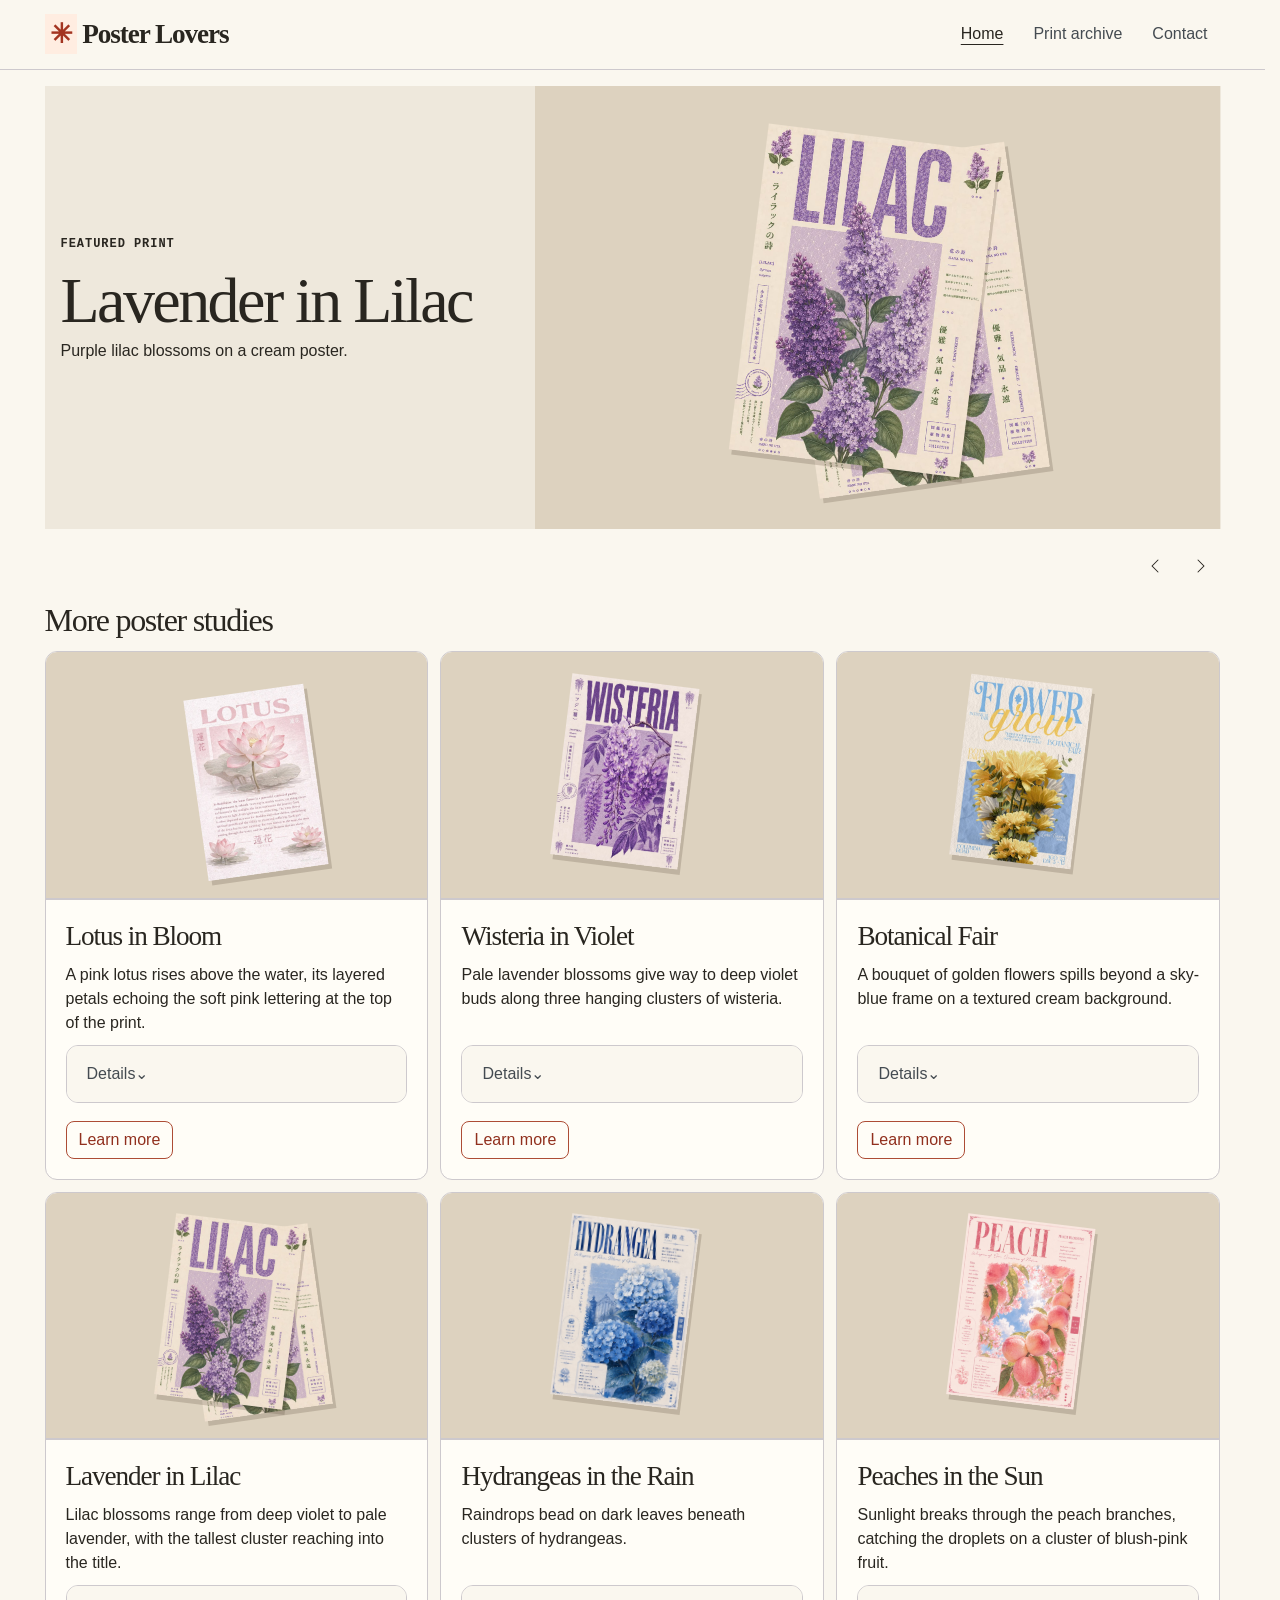
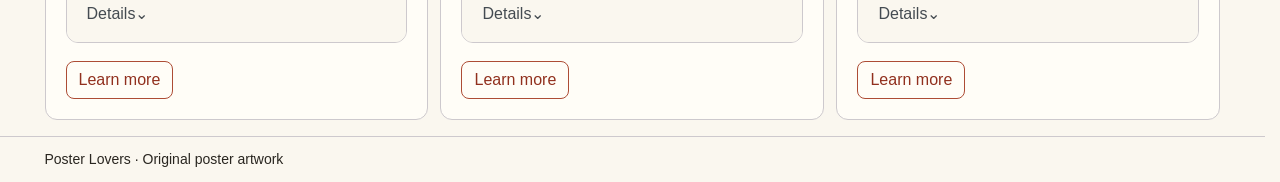
<file: index.html>
<!doctype html>
<html lang="en">
<head>
  <meta charset="utf-8">
  <meta name="viewport" content="width=device-width, initial-scale=1">
  <title>Poster Lovers</title>
  <link rel="icon" href="data:,">
  <link rel="stylesheet" href="css/bootstrap.min.css">
  <link rel="stylesheet" href="css/style.css">
  <script type="module" src="js/bootstrap.bundle.min.js"></script>
</head>
<body>
  <a class="visually-hidden-focusable" href="#main">Skip to content</a>
  <nav class="navbar md:navbar-expand py-3 border-bottom" aria-label="Main navigation">
    <div class="container">
      <a class="navbar-brand" href="index.html"><span class="mark" aria-hidden="true">✳</span> Poster Lovers</a>
      <button class="navbar-toggler btn-icon" type="button" data-bs-toggle="drawer" data-bs-target="#menu" aria-controls="menu" aria-label="Open menu"><span class="navbar-toggler-icon" aria-hidden="true"></span></button>
      <dialog class="drawer drawer-end drawer-instant" id="menu" aria-labelledby="menu-label">
        <div class="drawer-header">
          <p class="drawer-title" id="menu-label">Poster Lovers menu</p>
          <button class="btn-close" type="button" data-bs-dismiss="drawer" aria-label="Close menu"></button>
        </div>
        <div class="drawer-body">
          <ul class="nav navbar-nav ms-auto">
              <li class="nav-item"><a class="nav-link active" aria-current="page" href="index.html">Home</a></li>
              <li class="nav-item"><a class="nav-link" href="#archive">Print archive</a></li>
              <li class="nav-item"><a class="nav-link" href="contact.html">Contact</a></li>
          </ul>
        </div>
      </dialog>
    </div>
  </nav>
  <main id="main" class="container py-5">
    <h1 class="visually-hidden"> Poster Lovers</h1>
    <section id="featured" class="carousel slide" aria-label="Featured print studies" data-bs-ends="wrap">
      <div class="carousel-inner">
        <div class="carousel-item active">
          <div class="row g-0 align-items-center feature">
            <div class="col-12 md:col-5 p-4 lg:p-5">
              <p class="kicker">Featured print</p>
              <h2 class="feature-title">Lavender in Lilac</h2>
              <p>Purple lilac blossoms on a cream poster.</p>
            </div>
            <div class="col-12 md:col-7">
              <div class="poster-stage position-relative overflow-hidden">
                <img class="poster-sheet poster-back position-absolute"
                    src="images/LilacPoster.jpg"
                    alt="">
                <img class="poster-sheet poster-front position-absolute"
                    src="images/LilacPoster.jpg"
                    alt="Purple lilac blossoms beneath large LILAC lettering on a cream poster.">
              </div>
            </div>
          </div>
        </div>
      </div>
      <div class="d-flex gap-2 mt-2 justify-content-end">
        <button type="button" class="btn-outline" data-bs-target="#featured" data-bs-slide="prev" aria-label="Previous featured print"><span class="carousel-icon-prev" aria-hidden="true"></span></button>
        <button type="button" class="btn-outline" data-bs-target="#featured" data-bs-slide="next" aria-label="Next featured print"><span class="carousel-icon-next" aria-hidden="true"></span></button>
      </div>
    </section>
    <section id="archive" class="mt-5" aria-labelledby="archive-title">
      <h2 class="mb-4" id="archive-title">More poster studies</h2>
      <div class="row g-4">
        <div class="col-12 md:col-6 lg:col-4">
          <article class="card h-100 overflow-hidden">
            <div class="card-img-top poster-stage position-relative overflow-hidden border-bottom">
              <img
                class="poster-sheet poster-back position-absolute" src="images/Lotus Poster.jpg" alt="Botanical poster with a pale pink lotus rising above green leaves beneath the word LOTUS.">
            </div>

            <div class="card-body d-flex flex-column">
              <h3>Lotus in Bloom</h3>
              <p>A pink lotus rises above the water, its layered petals echoing the soft pink lettering at the top of the print.</p>
              <div class="accordion mt-auto">
                <details class="accordion-item">
                  <summary class="accordion-header">
                    Details <span aria-hidden="true">⌄</span>
                  </summary>
                  <div class="accordion-body">
                    Two smaller blooms frame the Chinese title 蓮花 at the bottom.
                    Together they mirror the large flower above and draw the eye back
                    to the centre of the poster.
                  </div>
                </details>
              </div>

              <button
                type="button"
                class="btn-outline theme-primary align-self-start mt-3"
                data-bs-toggle="dialog"
                data-bs-target="#lotus-dialog"
                aria-label="Learn more about Lotus in Bloom"
              >
                Learn more
              </button>

              <dialog class="dialog" id="lotus-dialog" aria-labelledby="lotus-dialog-title">
                <div class="dialog-header">
                  <h4 class="dialog-title" id="lotus-dialog-title">About Lotus in Bloom</h4>
                </div>
                <div class="dialog-body">
                  <p class="mb-0">
                    The text connects the lotus with purity and awakening in
                    Buddhism. The illustration gives that idea a visible form: a long
                    stem lifts the open flower into the light above the pond.
                  </p>
                </div>
                <div class="dialog-footer">
                  <button type="button" class="btn-solid theme-primary" data-bs-dismiss="dialog">
                    Close
                  </button>
                </div>
              </dialog>
            </div>
          </article>
        </div>
        <div class="col-12 md:col-6 lg:col-4">
          <article class="card h-100 overflow-hidden">
            <div class="card-img-top poster-stage position-relative overflow-hidden border-bottom">
              <img
                class="poster-sheet poster-front position-absolute"
                src="images/Violet Poster.jpg"
                alt="Cascading purple wisteria blossoms beneath the word WISTERIA on a cream botanical poster."
              >
            </div>

            <div class="card-body d-flex flex-column">
              <h3>Wisteria in Violet</h3>
              <p>Pale lavender blossoms give way to deep violet buds along three hanging clusters of wisteria.</p>

              <div class="accordion mt-auto">
                <details class="accordion-item">
                  <summary class="accordion-header">
                    Details <span aria-hidden="true">⌄</span>
                  </summary>
                  <div class="accordion-body">
                    The tallest flower cluster overlaps the WISTERIA lettering, while a
                    pointed leaf extends past the lower edge of the lavender panel.
                  </div>
                </details>
              </div>

              <button
                class="btn-outline theme-primary align-self-start mt-3"
                type="button"
                data-bs-toggle="dialog"
                data-bs-target="#wisteria-dialog"
                aria-label="Learn more about Wisteria in Violet"
              >
                Learn more
              </button>

              <dialog class="dialog dialog-instant" id="wisteria-dialog"
                      aria-labelledby="wisteria-dialog-title">
                <div class="dialog-header">
                  <h4 class="dialog-title" id="wisteria-dialog-title">About Wisteria in Violet</h4>
                </div>
                <div class="dialog-body">
                  <p class="mb-0"> Small wisteria motifs repeat in all four corners, framing the central illustration.</p>
                </div>
                <div class="dialog-footer">
                  <button class="btn-solid theme-primary" type="button" data-bs-dismiss="dialog">
                    Close
                  </button>
                </div>
              </dialog>
            </div>
          </article>
        </div>
        <div class="col-12 md:col-6 lg:col-4">
          <article class="card h-100 overflow-hidden">
            <div class="card-img-top poster-stage position-relative overflow-hidden border-bottom">
              <img
                class="poster-sheet poster-front position-absolute"
                src="images/Yellow Poster.jpg"
                alt="Botanical fair poster with a yellow bouquet beneath blue FLOWER lettering and the word grow in gold script."
              >
            </div>

            <div class="card-body d-flex flex-column">
              <h3>Botanical Fair</h3>
              <p>A bouquet of golden flowers spills beyond a sky-blue frame on a textured cream background.</p>

              <div class="accordion mt-auto">
                <details class="accordion-item">
                  <summary class="accordion-header">
                    Details <span aria-hidden="true">⌄</span>
                  </summary>
                  <div class="accordion-body"> A tiny blue flower sits inside the O of FLOWER. Beneath it, the looping yellow letters of “grow” pick up the colour of the petals. </div>
                </details>
              </div>

              <button
                class="btn-outline theme-primary align-self-start mt-3"
                type="button"
                data-bs-toggle="dialog"
                data-bs-target="#botanical-fair-dialog"
                aria-label="Learn more about Botanical Fair"
              >
                Learn more
              </button>

              <dialog
                class="dialog dialog-instant"
                id="botanical-fair-dialog"
                aria-labelledby="botanical-fair-title"
              >
                <div class="dialog-header">
                  <h4 class="dialog-title" id="botanical-fair-title">About Botanical Fair</h4>
                </div>
                <div class="dialog-body">
                  <p class="mb-0">
                    The bouquet stretches from the headline to the bottom edge of the
                    print. Around it, the repeated “Botanical Fair” lettering and the
                    Columbia Road location identify the event. The artwork carries
                    the signature “Lara Cunha Designs” in the lower right.
                  </p>
                </div>
                <div class="dialog-footer">
                  <button class="btn-solid theme-primary" type="button" data-bs-dismiss="dialog">
                    Close
                  </button>
                </div>
              </dialog>
            </div>
          </article>
        </div>
       <div class="col-12 md:col-6 lg:col-4">
          <article class="card h-100 overflow-hidden">
            <div class="card-img-top poster-stage position-relative overflow-hidden border-bottom">
              <img
                class="poster-sheet poster-back position-absolute"
                src="images/LilacPoster.jpg"
                alt=""
              >
              <img
                class="poster-sheet poster-front position-absolute"
                src="images/LilacPoster.jpg"
                alt="Four clusters of purple lilac blossoms and green leaves beneath large LILAC lettering on a cream poster."
              >
            </div>

            <div class="card-body d-flex flex-column">
              <h3>Lavender in Lilac</h3>
              <p>Lilac blossoms range from deep violet to pale lavender, with the tallest cluster reaching into the title.</p>

              <div class="accordion mt-auto">
                <details class="accordion-item">
                  <summary class="accordion-header">
                    Details <span aria-hidden="true">⌄</span>
                  </summary>
                  <div class="accordion-body">
                    Look closely at the word LILAC. Tiny floral outlines fill each
                    letter, echoing the individual blossoms in the illustration below.
                  </div>
                </details>
              </div>

              <button
                class="btn-outline theme-primary align-self-start mt-3"
                type="button"
                data-bs-toggle="dialog"
                data-bs-target="#lilac-dialog"
                aria-label="Learn more about Lavender in Lilac"
              >
                Learn more
              </button>

              <dialog
                class="dialog dialog-instant"
                id="lilac-dialog"
                aria-labelledby="lilac-dialog-title"
              >
                <div class="dialog-header">
                  <h4 class="dialog-title" id="lilac-dialog-title">About Lavender in Lilac</h4>
                </div>
                <div class="dialog-body">
                  <p class="mb-0">
                    The left margin identifies the flower as <i>Syringa vulgaris</i>.
                    Across from it, Japanese lettering sits above a short poem.
                    Together, these details give the print the feel of a page from
                    an illustrated botanical collection.
                  </p>
                </div>
                <div class="dialog-footer">
                  <button class="btn-solid theme-primary" type="button" data-bs-dismiss="dialog">
                    Close
                  </button>
                </div>
              </dialog>
            </div>
          </article>
        </div>
        <div class="col-12 md:col-6 lg:col-4">
          <article class="card h-100 overflow-hidden">
            <div class="card-img-top poster-stage position-relative overflow-hidden border-bottom">
              <img
                class="poster-sheet poster-front position-absolute"
                src="images/Blue Poster.jpg"
                alt="Pale blue and deep blue hydrangeas in front of a garden gate beneath the navy title HYDRANGEA."
              >
            </div>

            <div class="card-body d-flex flex-column">
              <h3>Hydrangeas in the Rain</h3>
              <p>Raindrops bead on dark leaves beneath clusters of hydrangeas.</p>

              <div class="accordion mt-auto">
                <details class="accordion-item">
                  <summary class="accordion-header">
                    Details <span aria-hidden="true">⌄</span>
                  </summary>
                  <div class="accordion-body">
                    Look between the two flower heads on the left to find the iron
                    garden gate. Its fine blue bars fade into the background, making
                    the pale petals in front stand out.
                  </div>
                </details>
              </div>

              <button
                class="btn-outline theme-primary align-self-start mt-3"
                type="button"
                data-bs-toggle="dialog"
                data-bs-target="#hydrangea-dialog"
                aria-label="Learn more about Hydrangeas in the Rain"
              >Learn more</button>

              <dialog
                class="dialog dialog-instant"
                id="hydrangea-dialog"
                aria-labelledby="hydrangea-dialog-title"
              >
                <div class="dialog-header">
                  <h4 class="dialog-title" id="hydrangea-dialog-title">About Hydrangeas in the Rain</h4>
                </div>
                <div class="dialog-body">
                  <p class="mb-0">
                    The poster names the flower in three places. HYDRANGEA stretches
                    across the top and a small botanical label identifies it as <i>Hydrangea macrophylla</i>.
                    A handwritten line about rain beneath the title sets the mood for the garden scene.
                  </p>
                </div>
                <div class="dialog-footer">
                  <button class="btn-solid theme-primary" type="button" data-bs-dismiss="dialog">
                    Close
                  </button>
                </div>
              </dialog>
            </div>
          </article>
        </div>
        <div class="col-12 md:col-6 lg:col-4">
          <article class="card h-100 overflow-hidden">
            <div class="card-img-top poster-stage position-relative overflow-hidden border-bottom">
              <img
                class="poster-sheet poster-front position-absolute"
                src="images/peach poster.jpg"
                alt="Pink peaches and flowering branches frame a patch of blue sky beneath the large pink title PEACH."
              >
            </div>

            <div class="card-body d-flex flex-column">
              <h3>Peaches in the Sun</h3>
              <p>Sunlight breaks through the peach branches, catching the droplets on a cluster of blush-pink fruit.</p>

              <div class="accordion mt-auto">
                <details class="accordion-item">
                  <summary class="accordion-header">
                    Details <span aria-hidden="true">⌄</span>
                  </summary>
                  <div class="accordion-body">
                    Follow the diagonal line of peaches from the lower centre toward the upper right. 
                    The opening in the branches gives a glimpse of blue sky between the pink blossoms.
                  </div>
                </details>
              </div>

              <button
                class="btn-outline theme-primary align-self-start mt-3"
                type="button"
                data-bs-toggle="dialog"
                data-bs-target="#peach-dialog"
                aria-label="Learn more about Peaches in the Sun"
              >
                Learn more
              </button>

              <dialog
                class="dialog dialog-instant"
                id="peach-dialog"
                aria-labelledby="peach-dialog-title"
              >
                <div class="dialog-header">
                  <h4 class="dialog-title" id="peach-dialog-title">About Peaches in the Sun</h4>
                </div>
                <div class="dialog-body">
                  <p class="mb-0">
                    In the lower left, a botanical label identifies the peach as
                    <i>Prunus persica</i>, pairs the peach with wishes for longevity,
                    good fortune, and happiness.
                  </p>
                </div>
                <div class="dialog-footer">
                  <button class="btn-solid theme-primary" type="button" data-bs-dismiss="dialog">
                    Close
                  </button>
                </div>
              </dialog>
            </div>
          </article>
        </div>
      </div>
    </section>
  </main>
  <footer class="border-top py-4"><div class="container small">Poster Lovers · Original poster artwork</div></footer>
  <script type="module">
    import { Drawer } from "./js/bootstrap.bundle.min.js";
    const menu = document.querySelector("#menu");
    menu.querySelector('a[href="#archive"]').addEventListener("click", () => {
      if (menu.open) Drawer.getInstance(menu)?.hide();
    });
  </script>
</body>
</html>
</file>
<file: css/style.css>
#checked:not(:target) { display: none; }
:root, [data-bs-theme="light"] {
  --bs-primary-base: #a33420;
  --bs-primary-fg: #91301e;
  --bs-primary-fg-emphasis: #702312;
  --bs-primary-bg: #a33420;
  --bs-primary-bg-subtle: #ffe1d5;
  --bs-primary-bg-muted: #f5c2ad;
  --bs-primary-border: #ad4c35;
  --bs-primary-focus-ring: #96361e;
  --bs-primary-contrast: #fff;
  --bs-bg-body: #faf7ef;
  --bs-fg-body: #292620;
}
.btn-solid.theme-primary { --bs-btn-bg: #a33420; --bs-btn-color: white; --bs-btn-border-color: #a33420; }
.navbar-brand, h1, h2, h3, h4 { font-family: Georgia, serif; letter-spacing: -.04em; }
.navbar-brand { font-size: 1.7rem; font-weight: bold; }
.mark { color: #a33420; }
.feature { background: #eee8dc; }
.kicker { font: bold .75rem/1.5 monospace; letter-spacing: .08em; text-transform: uppercase; }
.card { --bs-card-bg: #fffdf7; }
.nav-link.active { text-decoration: underline; text-underline-offset: .3em; }
#checked:target { background: #e0eddb; }
.feature-title { font-size: clamp(2.6rem, 5vw, 5rem); line-height: 1; }
.featured-poster { max-width: 100%; max-height: min(55vh, 420px); width: auto; height: auto; }
.poster-stage { aspect-ratio: 960 / 620; background: #ddd2bf; }
.poster-sheet { height: 74%; width: auto; box-shadow: 3px 5px 0 rgb(57 43 25 / 18%); }
.poster-back { top: 50%; left: 55%; transform: translate(-50%, -46%) rotate(-8deg); }
.poster-front { top: 50%; left: 48%; transform: translate(-50%, -52%) rotate(7deg); }
</file>
